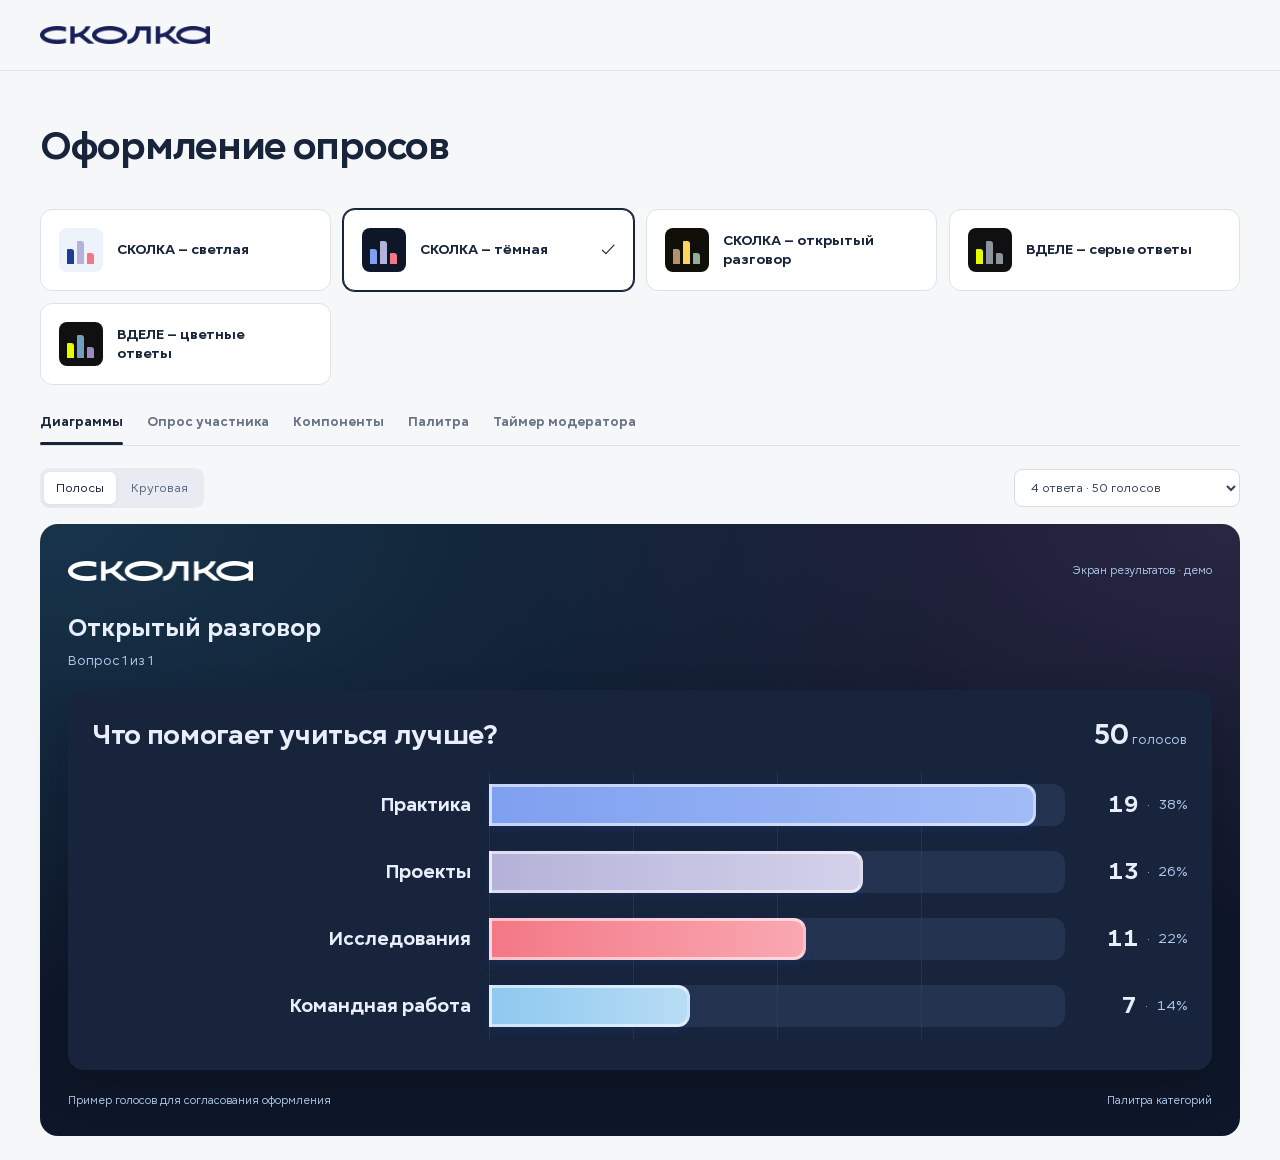
<file: index.html>
<!doctype html>
<html lang="ru">
<head>
  <meta charset="utf-8">
  <meta name="viewport" content="width=device-width,initial-scale=1">
  <meta name="description" content="Интерактивный UI Kit опросов: светлая и тёмная СКОЛКА, ВДЕЛЕ. Диаграммы, формы и компоненты.">
  <meta name="color-scheme" content="light">
  <title>СКОЛКА · UI Kit опросов</title>
  <link rel="stylesheet" href="./styles.css?v=0.11">
  <script src="./echarts.min.js" defer></script>
  <script src="./app.js?v=0.10" defer></script>
</head>
<body>
  <a class="skip" href="#workspace">Перейти к примерам</a>
  <header class="kit-header"><a class="kit-brand" href="./"><img src="./logo-skolca.png" alt="СКОЛКА"></a></header>
  <main class="kit-main">
    <div class="intro"><h1>Оформление опросов</h1></div>
    <div id="themes" class="theme-list" aria-label="Темы оформления"></div>
    <nav class="kit-nav" aria-label="Разделы UI Kit"><button type="button" data-view="diagrams">Диаграммы</button><button type="button" data-view="participant">Опрос участника</button><button type="button" data-view="components">Компоненты</button><button type="button" data-view="tokens">Палитра</button><a class="timer-reference-link" href="./timer.html">Таймер модератора</a></nav>
    <section id="workspace" class="workspace" aria-label="Примеры интерфейса"></section>

  </main>
  <dialog id="theme-dialog" class="theme-dialog" aria-labelledby="theme-dialog-title"></dialog>
  <div id="toast" class="toast" role="status" aria-live="polite"></div>
</body>
</html>
</file>
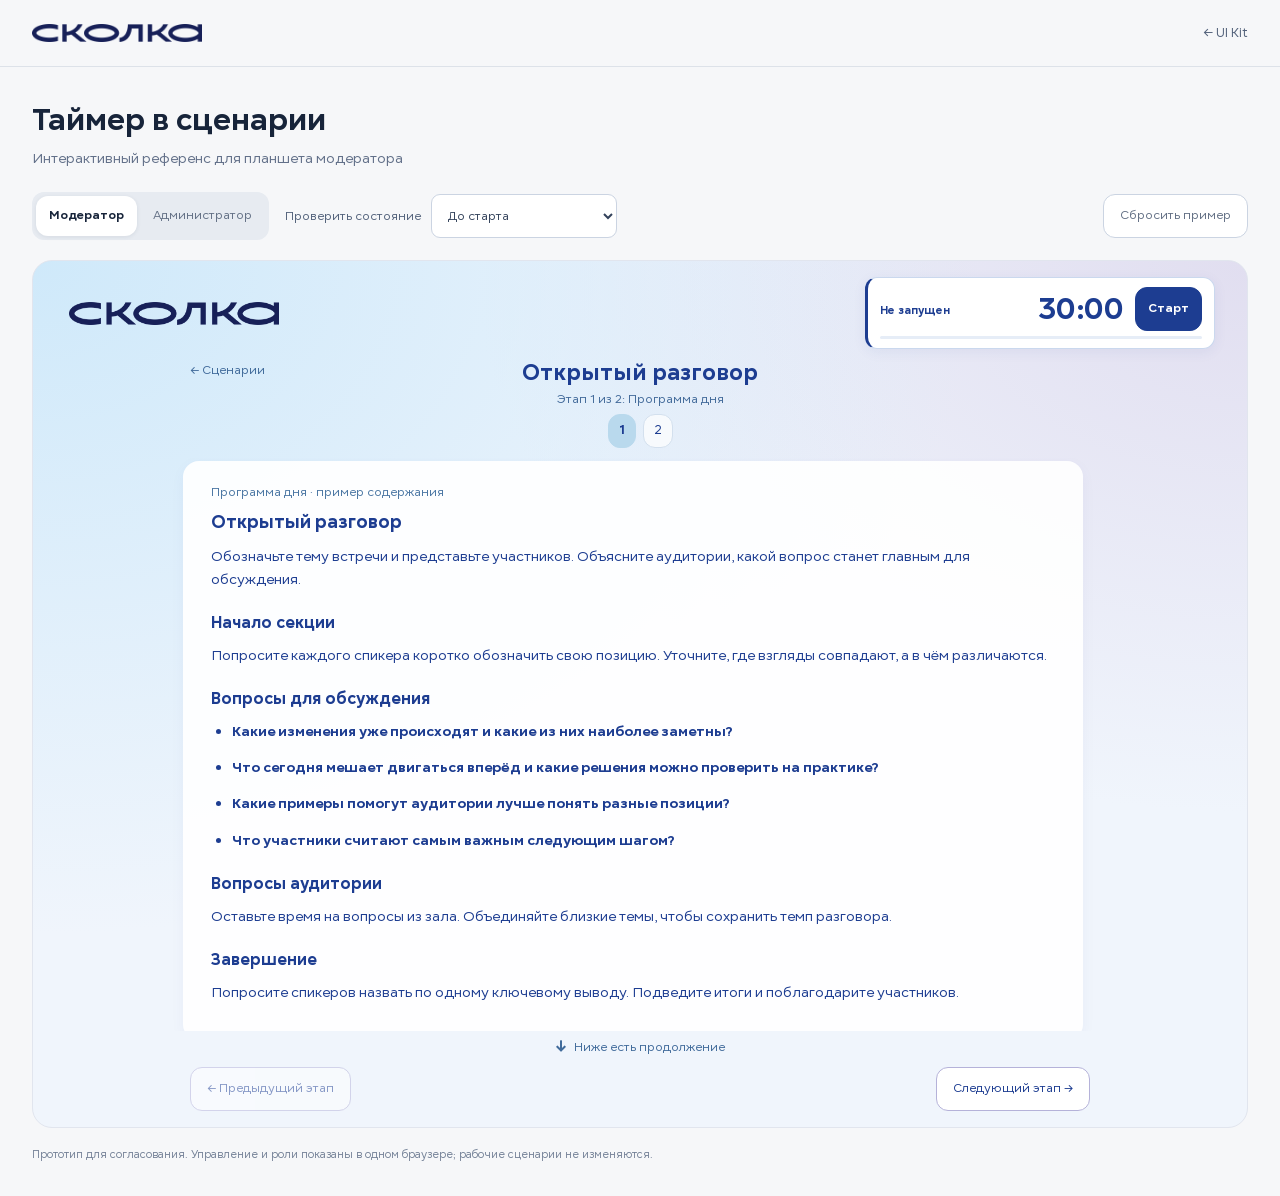
<file: timer.html>
<!doctype html>
<html lang="ru"><head><meta charset="utf-8"><meta name="viewport" content="width=device-width,initial-scale=1"><title>Таймер в сценарии · СКОЛКА</title><link rel="stylesheet" href="./timer.css?v=7"><script src="./timer.js?v=7" defer></script></head>
<body>
<header class="reference-header"><a href="./"><img src="./logo-skolca.png" alt="СКОЛКА"></a><a class="back-kit" href="./">← UI Kit</a></header>
<main class="reference-main">
<div class="reference-title"><h1>Таймер в сценарии</h1><p>Интерактивный референс для планшета модератора</p></div>
<div class="reference-controls"><div class="role-switch" aria-label="Посмотреть роль"><button type="button" data-role="moderator" aria-pressed="true">Модератор</button><button type="button" data-role="admin" aria-pressed="false">Администратор</button></div><label>Проверить состояние<select id="preview-state"><option value="idle">До старта</option><option value="running">Идёт отсчёт</option><option value="half">Половина сессии</option><option value="warning">Пора подводить итоги</option><option value="overrun">Время вышло · +02:15</option><option value="paused">Пауза</option></select></label><button type="button" class="reset-demo" id="reset-demo">Сбросить пример</button></div>
<div class="reference-layout" id="layout">
<section id="moderator-screen" class="scenario-frame" aria-label="Пример экрана сценария">
<div class="scenario-top"><img src="./logo-skolca.png" alt="СКОЛКА"><div class="timer-sticky"><section class="timer-card" id="timer-card" data-tone="normal" aria-label="Таймер секции">
<div class="timer-top"><div class="timer-heading"><span class="timer-eyebrow">Секция</span><h3 id="session-name">Открытый разговор</h3><span class="timer-status" id="timer-status">Не запущен</span></div><div class="time-group"><span class="time-caption" id="time-caption">Длительность</span><span class="time-value" id="time-value" role="timer" aria-live="off">30:00</span></div><div class="start-wrap" id="start-wrap"><button class="primary" type="button" id="start-timer">Старт</button></div></div>
<div class="timer-meta"><span id="timer-context">Начните отсчёт в момент начала секции</span><span id="duration-caption">План: 30 мин</span></div><div class="timer-progress" role="progressbar" aria-label="Прошло времени секции" aria-valuemin="0" aria-valuemax="100" aria-valuenow="0"><span id="progress-fill"></span></div>
<div class="timer-actions" id="timer-actions" hidden><button type="button" id="pause-timer">Пауза</button><button type="button" id="add-time">+5 минут</button><button type="button" class="finish" id="finish-timer">Завершить</button></div>
<div class="timer-notice" id="timer-notice" hidden><span class="notice-symbol" id="notice-symbol" aria-hidden="true">i</span><div><strong id="notice-title"></strong><p id="notice-text"></p></div><button type="button" id="close-notice" aria-label="Закрыть уведомление">×</button></div>
</section></div></div>
<div class="scenario-heading"><a class="scenario-back" href="./">← Сценарии</a><h2>Открытый разговор</h2><p id="stage-caption">Этап 1 из 2: Программа дня</p><nav class="stage-switch" aria-label="Этапы сценария"><button type="button" data-stage="1" aria-label="Программа дня" aria-current="step">1</button><button type="button" data-stage="2" aria-label="Саммери">2</button></nav></div>

<div class="script-scroll" id="script-scroll" role="region" aria-label="Текст сценария" tabindex="0"><article class="script-card" id="script-card"></article></div>
<div class="scroll-hint" id="scroll-hint" hidden><span aria-hidden="true">↓</span> Ниже есть продолжение</div>
<div class="stage-navigation"><button type="button" id="previous-stage" disabled>← Предыдущий этап</button><button type="button" id="next-stage">Следующий этап →</button></div>
</section>
<aside class="settings-card" id="settings-card" hidden><h2>Настройки в админке</h2><form id="timer-settings"><label>Название секции<input id="section-input" value="Открытый разговор" maxlength="80" required></label><label>Длительность, мин<input id="duration-input" type="number" value="30" min="1" max="1440" step="1" required></label><label class="check-label"><input id="half-input" type="checkbox" checked>Уведомить на половине</label><label class="check-label"><input id="warning-input" type="checkbox" checked>Напомнить о завершении</label><label>Предупредить за, мин<input id="warning-minutes" type="number" value="5" min="0.5" step="0.5" required></label><button class="primary" type="submit">Сохранить настройки</button><p class="settings-help">Длительность и предупреждения задаются до старта. Во время сессии можно добавить 5 минут.</p><p class="form-error" id="settings-error" role="status"></p></form></aside>
</div>
<p class="reference-foot">Прототип для согласования. Управление и роли показаны в одном браузере; рабочие сценарии не изменяются.</p>
</main><div id="announcement" class="sr-only" role="status" aria-live="polite"></div><div id="timer-toast" class="toast" role="status"></div>
</body></html>
</file>
<file: styles.css>
@font-face{font-family:Gogh;src:url('./Gogh-Regular.ttf') format('truetype');font-style:normal;font-weight:400;font-display:swap}
@font-face{font-family:Gogh;src:url('./Gogh-Bold.ttf') format('truetype');font-style:normal;font-weight:700;font-display:swap}
:root{font-family:Gogh,Arial,sans-serif;color:#17243a;background:#f6f7f9;font-synthesis:none}*{box-sizing:border-box}body{margin:0}button,input,textarea,select{font:inherit}button,select,label[for]{cursor:pointer}button:disabled{cursor:not-allowed}button:focus-visible,input:focus-visible,textarea:focus-visible,select:focus-visible,a:focus-visible{outline:3px solid #528ee0;outline-offset:4px}button{transition:background .15s,transform .15s,border-color .15s}a{color:inherit}.skip{position:absolute;left:16px;top:-80px;background:#fff;padding:12px;z-index:5}.skip:focus{top:12px}.kit-header{max-width:1280px;margin:auto;padding:26px 40px;border-bottom:1px solid #dfe3e9;display:flex;justify-content:space-between;align-items:center;gap:20px}.kit-brand{display:flex;align-items:center;gap:18px;font-weight:700;font-size:24px;text-decoration:none;letter-spacing:-1px}.kit-brand span{font-size:10px;font-weight:400;letter-spacing:1.5px;padding-left:18px;border-left:1px solid #cdd3dc}.version{font:12px/1.4 Arial,sans-serif;color:#596477;display:flex;align-items:center;gap:8px}.version-dot{width:5px;height:5px;background:#a3acb8;border-radius:50%}.kit-main{max-width:1280px;padding:44px 40px 24px;margin:auto}.intro{display:flex;justify-content:space-between;align-items:flex-end;gap:20px;margin-bottom:28px}.eyebrow{font:11px/1.4 Arial,sans-serif;letter-spacing:1.6px;text-transform:uppercase;color:#657185}h1{font-size:38px;letter-spacing:-1.3px;line-height:1.15;margin:10px 0 12px}.intro p{font-size:14px;line-height:1.6;color:#637085;margin:0;max-width:620px}.intro-date{font:11px Arial,sans-serif;color:#697386;white-space:nowrap;margin-bottom:5px}.theme-list{display:grid;grid-template-columns:repeat(3,minmax(0,1fr));gap:12px;margin-bottom:28px}.theme-pick{background:#fff;border:1px solid #dde2e9;border-radius:12px;padding:17px 18px;display:flex;align-items:center;gap:14px;position:relative;text-align:left;color:#17243a;min-height:82px}.theme-pick[aria-pressed=true]{border-color:#17243a;box-shadow:0 0 0 1px #17243a}.theme-pick .theme-sample{width:44px;height:44px;border-radius:8px;display:flex;gap:3px;align-items:flex-end;padding:8px;flex:none}.theme-sample i{display:block;width:7px;border-radius:1px 3px 0 0}.theme-pick strong{font-size:14px;display:block;margin-bottom:4px}.theme-pick small{font:11px/1.4 Arial,sans-serif;color:#687589;display:block}.theme-tick{margin-left:auto;font-size:16px}.kit-nav{display:flex;gap:24px;overflow-x:auto;border-bottom:1px solid #dce1e8;margin-bottom:22px;scrollbar-width:thin}.kit-nav button{border:0;background:none;padding:0 0 14px;color:#677386;font-size:13px;font-weight:700;white-space:nowrap;position:relative}.kit-nav button[aria-current=page]{color:#17243a}.kit-nav button[aria-current=page]:after{content:'';position:absolute;height:3px;left:0;right:0;bottom:0;background:#17243a;border-radius:2px}.workspace{min-height:600px}.toolbar{display:flex;align-items:center;justify-content:space-between;gap:16px;flex-wrap:wrap;margin-bottom:16px}.toolbar-group{display:flex;gap:10px;align-items:center;flex-wrap:wrap}.segmented{display:flex;background:#e8ecf2;border-radius:9px;padding:4px;gap:3px}.segmented button{font-size:12px;color:#5a677b;border:0;border-radius:6px;padding:8px 12px;background:none}.segmented button[aria-pressed=true]{background:#fff;color:#17243a;box-shadow:0 1px 4px #17243a12}.kit-select{font-size:12px;background:#fff;border:1px solid #d5dce6;border-radius:8px;padding:9px 12px;color:#33425b;max-width:100%}.kit-caption{font:11px/1.5 Arial,sans-serif;color:#69768b}.stage{background:var(--page);color:var(--text);border-radius:18px;padding:28px;min-height:570px;font-family:Gogh,Arial,sans-serif;position:relative}.product-top{display:flex;justify-content:space-between;align-items:center;gap:16px;margin-bottom:23px}.product-top img{width:185px;height:38px;object-fit:contain;object-position:left}.product-top img.school-white{width:185px;height:45px}.vdele-logo{font-size:29px;font-weight:700;letter-spacing:-1px;line-height:1.1}.product-top small{font-size:11px;color:var(--muted)}.session-title{font-size:24px;font-weight:700;line-height:1.25;margin:0 0 9px}.question-position{font-size:13px;color:var(--muted);margin:0 0 20px}.product-card{background:var(--card);border-radius:16px;padding:25px;box-shadow:0 18px 40px var(--card-shadow);min-width:0}.result-head{display:flex;justify-content:space-between;align-items:baseline;gap:16px;margin-bottom:22px;flex-wrap:wrap}.result-head h2{font-size:27px;font-weight:700;line-height:1.25;margin:0;letter-spacing:-.35px}.votes-total{font-size:13px;white-space:nowrap;color:var(--muted)}.votes-total b{font-size:28px;color:var(--text)}.bars{display:grid;gap:25px;padding:8px 0 18px}.bar-row{display:grid;grid-template-columns:minmax(0,.95fr) minmax(85px,1.45fr) 104px;align-items:center;gap:18px}.bar-label{font-size:19px;line-height:1.22;text-align:right;font-weight:700;overflow-wrap:anywhere}.leader-label{display:block;font-size:9px;text-transform:uppercase;letter-spacing:1px;margin-top:4px}.bar-track{height:42px;background:var(--track);border-radius:0 12px 12px 0;position:relative}.bar-track:before{content:'';position:absolute;inset:-12px 0;background:repeating-linear-gradient(to right,var(--grid) 0,var(--grid) 1px,transparent 1px,transparent 25%);opacity:.5;pointer-events:none}.bar-fill{height:100%;background:linear-gradient(90deg,var(--start),var(--end));border:3px solid rgba(255,255,255,.55);border-radius:0 12px 12px 0;position:relative;box-shadow:0 3px 10px var(--bar-shadow)}.bar-fill[data-zero=true]{border:0;box-shadow:none}.bar-value{display:flex;justify-content:flex-end;align-items:center;gap:8px;font-size:23px;font-weight:700;font-variant-numeric:tabular-nums;white-space:nowrap;line-height:1.3}.bar-value small{font-size:14px;font-weight:400;color:var(--muted)}.bar-value small:before{content:'·';padding-right:8px}.stage-foot{display:flex;gap:16px;justify-content:space-between;flex-wrap:wrap;font-size:11px;color:var(--muted);margin-top:23px}.radial-frame{display:grid;grid-template-columns:minmax(0,1fr) minmax(180px,.38fr);gap:16px;align-items:stretch}.radial-frame .result-head{margin-bottom:6px}.radial-chart{height:350px;width:100%}.legend-panel{padding:22px;display:flex;flex-direction:column;gap:22px}.legend-sort{display:flex;justify-content:flex-end;align-items:center;gap:10px;font-size:12px;color:var(--muted);margin-bottom:3px}.legend-sort input{accent-color:var(--primary);width:16px;height:16px}.legend-list{display:grid;gap:26px}.legend-row{display:grid;grid-template-columns:16px minmax(0,1fr) auto;gap:9px;align-items:center}.legend-dot{width:15px;height:15px;background:var(--swatch);border-radius:50%}.legend-name{font-size:18px;font-weight:700;overflow-wrap:anywhere}.legend-number{font-size:23px;font-weight:700;white-space:nowrap;font-variant-numeric:tabular-nums}.legend-number span{font-size:16px;font-weight:400;color:var(--muted);margin-left:7px}.empty{height:300px;display:flex;flex-direction:column;align-items:center;justify-content:center;gap:10px;color:var(--muted);text-align:center}.empty b{font-size:22px;color:var(--text)}.participant-wrap{max-width:670px;margin:0 auto}.participant-wrap .session-title{font-size:24px}.progress-track{height:6px;border-radius:4px;background:var(--track);margin:0 0 8px}.progress-fill{height:100%;width:50%;background:var(--primary);border-radius:4px}.question-title{font-size:24px;line-height:1.35;margin:0 0 7px;font-weight:700}.question-hint{font-size:14px;line-height:1.5;color:var(--muted);margin:0 0 22px}.answer-list{display:grid;gap:10px}.answer-option{display:flex;align-items:flex-start;gap:12px;padding:15px 16px;border:1px solid var(--border);background:var(--card);border-radius:16px;color:var(--text);line-height:1.5;font-size:15px;cursor:pointer}.answer-option:has(input:checked){background:var(--selected);border-color:var(--primary);box-shadow:0 0 0 1px var(--primary)}.answer-option input{margin:4px 0 0;width:18px;height:18px;accent-color:var(--primary);flex:none}.form-actions{display:flex;justify-content:space-between;gap:16px;margin-top:20px}.p-button{padding:12px 18px;font-size:14px;border-radius:16px;border:1px solid var(--border);color:var(--text);background:var(--card);line-height:1.5}.p-button:hover:not(:disabled){background:var(--selected)}.p-button.primary{background:var(--primary);color:var(--on-primary);border-color:var(--primary);box-shadow:0 4px 10px var(--button-shadow)}.p-button.primary:hover:not(:disabled){filter:brightness(.94)}.p-button:disabled{opacity:.45;box-shadow:none}.p-button:focus-visible,.answer-option:focus-within{outline:3px solid var(--focus);outline-offset:3px}.success-card{text-align:center;padding:58px 25px}.success-symbol{display:inline-flex;align-items:center;justify-content:center;width:54px;height:54px;border-radius:50%;background:var(--selected);color:var(--primary);font-size:28px;margin-bottom:10px}.success-card h2{font-size:27px;margin:10px 0}.success-card p{font-size:15px;color:var(--muted);margin-bottom:25px}.component-grid{display:grid;grid-template-columns:1fr 1fr;gap:18px}.component-card h2{font-size:20px;margin:0 0 20px}.component-row{display:flex;align-items:center;gap:12px;flex-wrap:wrap;margin:14px 0}.component-label{font-size:12px;color:var(--muted);margin-bottom:10px}.product-field{display:block;width:100%;border:1px solid var(--border);background:var(--card);color:var(--text);padding:12px 14px;border-radius:12px;line-height:1.4}.product-field::placeholder{color:var(--muted)}.product-field:focus{outline:3px solid var(--focus);outline-offset:2px}.field-label{display:block;font-size:13px;color:var(--text);margin-bottom:8px}.field-error{border-color:var(--error)}.error-message{font-size:12px;color:var(--error);margin:7px 0 0}.notice{font-size:14px;line-height:1.5;padding:15px 16px;background:var(--selected);border-radius:12px;margin:12px 0;color:var(--text)}.notice.error{border-left:3px solid var(--error)}.sample-checkbox{display:flex;gap:10px;align-items:center;font-size:14px;line-height:1.4}.sample-checkbox input{width:18px;height:18px;accent-color:var(--primary)}.component-card textarea{resize:vertical;min-height:80px}.editor-demo{background:radial-gradient(ellipse at 0 0,#dfeefa,transparent 65%),#eff4fb;padding:28px;border-radius:18px;color:#1d3d91}.editor-demo h2{font-size:27px;line-height:1.3;margin:0}.editor-header{display:flex;justify-content:space-between;gap:20px;align-items:center;margin-bottom:18px}.editor-badge{font:11px Arial,sans-serif;background:#fff;color:#68748b;padding:7px 10px;border-radius:5px}.editor-actions{display:flex;gap:10px;flex-wrap:wrap;margin:18px 0 24px}.editor-actions button{font-size:13px;padding:11px 15px;background:#fff;border:1px solid #c4c9dd;border-radius:13px;color:#1d3d91}.editor-actions .save{background:#1d3d91;color:#fff;border-color:#1d3d91}.editor-actions .publish{background:#0086cd;color:#fff;border-color:#0086cd}.editor-fields{padding:23px;background:#ffffffdf;border-radius:16px;margin-bottom:20px}.editor-fields label{font-size:13px;display:block;margin-bottom:16px}.editor-fields input,.editor-fields select,.editor-fields textarea{display:block;width:100%;margin-top:8px;background:#fff;border:1px solid #d4d9e5;padding:12px 14px;border-radius:12px;color:#1d3d91;font-size:14px}.editor-fields textarea{min-height:60px;resize:vertical}.editor-appearance{border:1px solid #b9cbe5}.editor-block-title{display:flex;justify-content:space-between;align-items:center;gap:12px;margin-bottom:20px}.editor-block-title h3{font-size:21px;margin:0}.new-label{font:10px Arial,sans-serif;padding:5px 7px;background:#e8f1fd;color:#365b9b;border-radius:4px;letter-spacing:.5px}.editor-select-row{display:grid;grid-template-columns:minmax(0,1fr) auto;gap:12px;align-items:end}.editor-select-row label{margin-bottom:0}.editor-select-row button{border-radius:12px;border:1px solid #b8c4dc;background:#fff;color:#1d3d91;font-size:13px;padding:13px 15px}.editor-help{color:#55759a;font-size:12px;line-height:1.5;margin:8px 0 0}.editor-question-header{font-size:23px;margin:26px 0 18px}.editor-field-pair{display:grid;grid-template-columns:1fr 1fr;gap:16px}.editor-fields summary{font-size:14px;cursor:pointer;font-weight:700}.editor-mini-chart{height:250px;margin-top:16px}.token-layout{display:grid;grid-template-columns:1fr 1fr;gap:18px}.spec-box{background:#fff;border:1px solid #dce2eb;border-radius:12px;padding:24px;min-width:0}.spec-box h2{font-size:20px;margin:0 0 18px}.spec-box p{font:13px/1.65 Arial,sans-serif;color:#627086}.palette-grid{display:grid;grid-template-columns:repeat(3,1fr);gap:18px 12px}.color-chip{height:40px;border-radius:7px;background:var(--chip);border:1px solid #0000000d;margin-bottom:7px}.color-name{font-size:11px;color:#59677c}.color-code{font:12px/1.5 ui-monospace,monospace;color:#26364c;margin:3px 0}.spec-table{width:100%;font:12px/1.4 Arial,sans-serif;border-collapse:collapse}.spec-table th{font-weight:400;color:#627086}.spec-table td,.spec-table th{padding:11px 0;border-bottom:1px solid #e8ebf0;text-align:left}.spec-table td:last-child{text-align:right;font-variant-numeric:tabular-nums}.spec-list{font:13px/1.7 Arial,sans-serif;color:#526178;padding-left:18px}.pass{color:#21634c}.warn{color:#94601a}.kit-button{border:1px solid #cad2df;background:#fff;border-radius:8px;padding:10px 14px;color:#26364c;font-size:12px;text-decoration:none;display:inline-block}.kit-button:hover{background:#f1f4f8}.token-code{font:11px/1.6 ui-monospace,monospace;background:#f3f5f8;padding:14px;border-radius:8px;overflow:auto;max-height:280px;white-space:pre}.kit-footer{margin-top:24px;display:flex;justify-content:space-between;gap:16px;font:11px/1.6 Arial,sans-serif;color:#778194}.toast{position:fixed;bottom:24px;left:50%;transform:translate(-50%,15px);background:#15253e;color:#fff;border-radius:10px;max-width:calc(100% - 32px);padding:12px 20px;font-size:13px;box-shadow:0 8px 30px #0002;opacity:0;pointer-events:none;transition:opacity .15s,transform .15s;z-index:10}.toast.show{opacity:1;transform:translate(-50%,0)}.theme-dialog{width:min(560px,calc(100% - 30px));border:1px solid #d7dee8;border-radius:18px;padding:28px;color:#1d2c42;background:#fff;max-height:calc(100dvh - 40px);overflow:auto}.theme-dialog::backdrop{background:#0d1c356b}.dialog-header{display:flex;justify-content:space-between;align-items:center;gap:18px}.dialog-header h2{font-size:24px;margin:0 0 8px}.dialog-close{background:none;border:0;font-size:25px;color:#5b6d87;padding:5px}.dialog-note{font:12px/1.6 Arial,sans-serif;color:#66748b;margin-bottom:20px}.theme-dialog .dialog-field{font-size:13px;display:block;margin:15px 0}.dialog-field input:not([type=color]),.dialog-field select{display:block;width:100%;padding:11px 12px;border:1px solid #cdd5e2;border-radius:8px;margin-top:8px;color:#253951;background:#fff}.color-fields{display:grid;grid-template-columns:1fr 1fr;gap:0 18px}.color-edit{display:flex;align-items:center;gap:10px;margin-top:8px}.color-edit input{height:32px;width:40px;padding:0;border:0;background:none}.color-edit code{font:12px ui-monospace,monospace}.dialog-actions{display:flex;justify-content:flex-end;gap:10px;margin-top:22px}.dialog-actions button{padding:11px 16px;border:1px solid #ccd5e2;background:#fff;border-radius:10px;font-size:13px;color:#263a54}.dialog-actions button[type=submit]{background:#1d3d91;border-color:#1d3d91;color:#fff}.dialog-contrast{font:12px/1.5 Arial,sans-serif;padding:12px;background:#f3f6fa;border-radius:8px}.custom-theme .theme-sample{background:#e8ecf3}.layout-note{font:12px/1.5 Arial,sans-serif;color:#637185;margin:16px 0 0}.noscript-note{padding:20px}.preview-status{font-size:11px;color:var(--muted)}
@media(min-width:1450px){.kit-header,.kit-main{max-width:1380px}}
@media(max-width:900px){.kit-header{padding:22px 24px}.kit-main{padding:30px 24px 20px}.kit-nav{gap:19px}.theme-pick{padding:14px 12px;gap:10px}.theme-pick small{font-size:10px}.theme-sample{width:38px!important;height:38px!important}.radial-frame{grid-template-columns:minmax(0,1fr) 190px}.result-head h2{font-size:24px}.bar-row{grid-template-columns:minmax(0,.85fr) minmax(80px,1.4fr) 88px;gap:13px}.bar-label{font-size:17px}.bar-value{font-size:21px;gap:5px}.bar-value small{font-size:13px}.bar-value small:before{padding-right:5px}.stage{padding:22px}.token-layout{grid-template-columns:1fr}.legend-name{font-size:17px}.legend-number{font-size:20px}.legend-number span{font-size:14px}}
@media(max-width:650px){.kit-header{padding:18px 18px}.kit-brand{font-size:21px;gap:12px}.kit-brand span{font-size:9px;padding-left:12px}.version{font-size:10px;max-width:100px;text-align:right;display:block;line-height:1.5}.version-dot{display:none}.kit-main{padding:25px 16px 18px}.intro{margin-bottom:23px}.intro h1{font-size:30px}.intro p{font-size:13px}.intro-date{display:none}.theme-list{grid-template-columns:1fr;gap:8px;margin-bottom:24px}.theme-pick{min-height:64px;padding:11px 14px}.theme-pick strong{font-size:13px;margin-bottom:2px}.theme-pick small{font-size:11px}.theme-pick .theme-sample{width:36px!important;height:36px!important;padding:6px}.kit-nav{gap:20px;margin-bottom:17px}.kit-nav button{font-size:12px}.toolbar{gap:12px}.segmented{width:100%}.segmented button{flex:1;padding:8px 6px}.toolbar-group{width:100%}.kit-select{width:100%}.stage{padding:17px 14px;border-radius:13px;min-height:550px}.product-top{margin-bottom:21px}.product-top img,.product-top img.school-white{width:150px;height:33px}.product-top small{max-width:110px;text-align:right;font-size:10px}.session-title{font-size:20px}.product-card{padding:19px 16px}.result-head h2{font-size:22px}.votes-total b{font-size:25px}.radial-frame{grid-template-columns:1fr;gap:14px}.radial-chart{height:300px}.legend-list{gap:17px}.legend-number{font-size:21px}.legend-name{font-size:18px}.legend-panel{padding:19px 16px}.bar-row{grid-template-columns:minmax(0,1fr) 89px;gap:10px 12px}.bar-label{grid-column:1/-1;text-align:left;font-size:17px}.bar-track{height:35px}.bar-fill{border-width:2px}.bar-value{font-size:21px}.bars{gap:24px}.stage-foot{font-size:10px;gap:8px;margin-top:20px}.component-grid{grid-template-columns:1fr}.participant-wrap .session-title{font-size:20px}.question-title{font-size:21px}.answer-option{font-size:14px;padding:13px 12px;gap:10px}.p-button{padding:11px 14px;font-size:13px}.editor-demo{padding:18px 14px}.editor-header{align-items:flex-start}.editor-demo h2{font-size:23px}.editor-badge{font-size:9px;max-width:110px;line-height:1.5}.editor-fields{padding:19px 15px}.editor-select-row{grid-template-columns:1fr}.editor-select-row button{justify-self:start}.editor-field-pair{grid-template-columns:1fr;gap:0}.editor-actions{gap:7px}.editor-actions button{font-size:11px;padding:10px 11px}.editor-actions .publish{display:none}.spec-box{padding:20px 17px}.palette-grid{grid-template-columns:repeat(2,1fr)}.kit-footer{flex-direction:column;gap:5px}.color-fields{grid-template-columns:1fr}.theme-dialog{padding:22px}.legend-row{gap:9px}.component-card .product-field{font-size:16px}}
@media(prefers-reduced-motion:reduce){*{transition:none!important;animation:none!important}}

.kit-brand img{display:block;width:170px;height:auto}.product-top img.school-white{filter:brightness(0) invert(1);height:38px}.theme-pick strong{margin-bottom:0}

.stage[data-conversation=true] .session-title{color:var(--title)}.product-top img.people-vdele-logo{width:132px;height:53px;object-position:right;flex:none}.stage[data-conversation=true]>.stage-foot{background:#110f0a;border-radius:6px;padding:8px 10px}
@media(max-width:650px){.product-top img.people-vdele-logo{width:100px;height:40px}.stage[data-conversation=true] .product-top img.school-white{width:125px}}

.kit-nav a.timer-reference-link{font-size:13px;font-weight:700;text-decoration:none;white-space:nowrap;color:#677386;padding:0 0 14px;line-height:normal}@media(max-width:650px){.kit-nav a.timer-reference-link{font-size:12px}}
</file>
<file: timer.css>
@font-face{font-family:Gogh;src:url('./Gogh-Regular.ttf') format('truetype');font-weight:400;font-display:swap}@font-face{font-family:Gogh;src:url('./Gogh-Bold.ttf') format('truetype');font-weight:700;font-display:swap}
:root{font-family:Gogh,Arial,sans-serif;color:#1d3d91;background:#f6f7f9;font-synthesis:none}*{box-sizing:border-box}body{margin:0}button,input,select{font:inherit}button,select{cursor:pointer}button{border:1px solid #b5b2d9;border-radius:12px;background:#fff;color:#1d3d91;padding:11px 16px;line-height:1.3;min-height:44px}button:hover:not(:disabled){background:#edf5ff}button:disabled{opacity:.5;cursor:not-allowed}button:focus-visible,input:focus-visible,select:focus-visible,a:focus-visible{outline:3px solid #0086cd;outline-offset:4px}a{color:inherit}button.primary{background:#1d3d91;color:white;border-color:#1d3d91;font-weight:700}.primary:hover:not(:disabled){background:#294b9d}button[hidden],[hidden]{display:none!important}.reference-header{max-width:1360px;margin:auto;padding:24px 32px;display:flex;justify-content:space-between;align-items:center;border-bottom:1px solid #dde2e9}.reference-header img{width:170px;display:block}.back-kit{font-size:13px;text-decoration:none;color:#53627b}.reference-main{max-width:1360px;margin:auto;padding:32px}.reference-title h1{font-size:30px;margin:0 0 8px;color:#17243a}.reference-title p{font-size:14px;color:#627089;margin:0}.reference-controls{display:flex;gap:16px;align-items:center;flex-wrap:wrap;margin:24px 0 20px;color:#53627b}.reference-controls label{display:flex;align-items:center;gap:10px;font-size:12px}.reference-controls select{border:1px solid #cbd4e2;border-radius:9px;padding:10px 12px;background:white;color:#33425b;min-height:44px;max-width:100%}.role-switch{display:flex;padding:4px;background:#e7ebf1;border-radius:12px;gap:3px}.role-switch button{border:0;background:none;font-size:12px;min-height:40px;padding:9px 13px;color:#637085}.role-switch button[aria-pressed=true]{background:#fff;box-shadow:0 1px 4px #152b4a16;color:#17243a;font-weight:700}.reset-demo{font-size:12px;margin-left:auto;color:#637085;border-color:#cbd4e2}.reference-layout{display:grid;grid-template-columns:minmax(0,1fr);gap:20px;align-items:start}.reference-layout.admin-view{grid-template-columns:minmax(0,1fr) 285px}.scenario-frame{background:radial-gradient(ellipse at 0 0,#cfe9fa 0,transparent 55%),radial-gradient(ellipse at 100% 0,#e1def0 0,transparent 45%),#f0f5fc;border:1px solid #e1e5ee;border-radius:20px;padding:24px 32px 28px;min-width:0}.scenario-top{display:flex;align-items:center;justify-content:space-between;gap:16px;margin-bottom:22px}.scenario-top img{width:210px;height:36px;object-fit:contain;object-position:left}.scenario-top>span{font-size:11px;color:#64769a}.scenario-heading{text-align:center;position:relative;margin:0 auto 18px;max-width:900px}.scenario-back{position:absolute;top:2px;left:0;font-size:12px;color:#416b9b;text-decoration:none}.scenario-heading h2{font-size:27px;line-height:1.25;margin:0 0 7px}.scenario-heading p{font-size:14px;margin:0 0 10px;color:#426a9a}.stage-switch{display:flex;justify-content:center;gap:7px}.stage-switch button{padding:6px 10px;border-color:#d3e0ee;min-height:34px;font-size:13px;border-radius:12px;background:#ffffffb3}.stage-switch button[aria-current]{background:#b9d9ed;border-color:#b9d9ed;font-weight:700}.timer-sticky{position:sticky;top:12px;z-index:2;max-width:900px;margin:0 auto 18px}.timer-card{--timer-fg:#1d3d91;--timer-soft:#eaf2fc;background:#fff;color:var(--timer-fg);border:1px solid #cad8ee;border-left:5px solid var(--timer-fg);border-radius:16px;padding:20px 22px;box-shadow:0 8px 28px #1d3d9118}.timer-card[data-tone=warning]{--timer-fg:#795000;--timer-soft:#fff1c7;border-color:#d8b564;background:#fffdf6}.timer-card[data-tone=overrun]{--timer-fg:#a12636;--timer-soft:#ffe3e7;border-color:#e4a2aa;background:#fff9fa}.timer-card[data-tone=paused],.timer-card[data-tone=ended]{--timer-fg:#58677c;--timer-soft:#edf0f4;border-color:#c6d0dc}.timer-top{display:flex;align-items:center;gap:24px}.timer-heading{flex:1;min-width:0}.timer-eyebrow{display:block;font-size:11px;color:#64748d;margin-bottom:5px}.timer-heading h3{font-size:17px;line-height:1.3;margin:0 0 8px;overflow-wrap:anywhere;color:#1d3d91}.timer-status{font-size:11px;font-weight:700;padding:4px 8px;border-radius:6px;display:inline-block;background:var(--timer-soft);color:var(--timer-fg)}.time-group{display:flex;flex-direction:column;align-items:flex-end;flex:none}.time-caption{font-size:11px;margin-bottom:3px}.time-value{font-size:46px;font-weight:700;line-height:1;white-space:nowrap;font-variant-numeric:tabular-nums;letter-spacing:-1px}.start-wrap{flex:none}.start-wrap button{font-size:15px;padding:13px 21px}.timer-meta{display:flex;justify-content:space-between;gap:12px;flex-wrap:wrap;color:#63748f;font-size:11px;line-height:1.5;margin:16px 0 9px}.timer-progress{height:5px;background:#e6edf7;border-radius:6px;overflow:hidden}.timer-progress span{display:block;width:0;height:100%;background:var(--timer-fg);border-radius:6px}.timer-actions{display:flex;gap:9px;flex-wrap:wrap;margin-top:15px}.timer-actions button{font-size:12px;padding:9px 13px;min-height:42px}.timer-actions .finish{margin-left:auto;border-color:#b5b2d9}.timer-notice{display:grid;grid-template-columns:26px minmax(0,1fr) 32px;align-items:start;gap:10px;background:var(--timer-soft);border-radius:10px;padding:14px;margin-top:15px;line-height:1.4}.notice-symbol{width:23px;height:23px;display:flex;align-items:center;justify-content:center;border:1.5px solid currentColor;border-radius:50%;font-size:14px;font-weight:700}.timer-notice strong{font-size:14px;display:block}.timer-notice p{font-size:12px;margin:5px 0 0}.timer-notice button{min-height:32px;width:32px;padding:0;border:0;background:none;font-size:23px;color:inherit}.script-card{max-width:900px;margin:auto;background:#ffffffed;border-radius:16px;padding:35px 40px;box-shadow:0 18px 40px #1d3d9112;font-size:16px;line-height:1.65;min-height:570px}.script-card h3{font-size:20px;line-height:1.35;margin:0 0 16px}.script-card h4{font-size:16px;margin:24px 0 8px}.script-card p{margin:0 0 16px}.script-card ul{padding-left:21px;margin:0 0 20px}.script-card li{margin-bottom:14px}.script-card .script-label{font-size:12px;color:#4a76a3;margin-bottom:7px}.stage-navigation{max-width:900px;margin:20px auto 0;display:flex;justify-content:space-between;gap:12px}.stage-navigation button{font-size:12px}.settings-card{background:#fff;border:1px solid #dce2eb;border-radius:16px;padding:22px;position:sticky;top:12px;color:#273b58}.settings-card h2{font-size:18px;margin:0 0 20px}.settings-card label:not(.check-label){display:block;font-size:12px;margin-bottom:17px;line-height:1.5}.settings-card input:not([type=checkbox]){display:block;width:100%;border:1px solid #c8d3e3;border-radius:9px;padding:10px 11px;color:#273b58;margin-top:7px;min-height:44px;background:#fff}.settings-card .check-label{display:flex;align-items:flex-start;gap:8px;font-size:12px;line-height:1.5;margin:0 0 16px}.check-label input{accent-color:#1d3d91;width:16px;height:16px;margin:1px 0 0;flex:none}.settings-card button{font-size:12px;width:100%;margin-top:2px}.settings-help{font-size:11px;line-height:1.6;color:#69778c;margin:14px 0 0}.form-error{font-size:12px;color:#a12636;margin:12px 0 0;line-height:1.5}.reference-foot{font-size:11px;color:#738096;line-height:1.6;margin:18px 0 0}.toast{position:fixed;bottom:24px;left:50%;transform:translateX(-50%);background:#17243a;color:#fff;border-radius:10px;padding:12px 18px;font-size:13px;z-index:5;max-width:calc(100% - 32px);box-shadow:0 6px 24px #17243a30}.toast:empty{display:none}.sr-only{position:absolute;width:1px;height:1px;padding:0;margin:-1px;overflow:hidden;clip:rect(0,0,0,0);white-space:nowrap;border:0}
@media(max-width:1100px){.reference-layout.admin-view{grid-template-columns:1fr}.settings-card{position:static}.settings-card form{display:grid;grid-template-columns:1fr 1fr;gap:0 20px}.settings-card .settings-help,.settings-card .form-error{grid-column:1/-1}.scenario-back{position:static;display:block;text-align:left;margin-bottom:15px}}@media(max-width:650px){.reference-header{padding:18px}.reference-header img{width:145px}.reference-main{padding:24px 14px}.reference-title h1{font-size:26px}.reference-title p{font-size:12px}.reference-controls{gap:12px}.role-switch{width:100%}.role-switch button{flex:1}.reference-controls label{display:grid;grid-template-columns:1fr;gap:6px;width:100%}.reference-controls select{width:100%;font-size:13px}.reset-demo{margin-left:0}.scenario-frame{padding:18px 12px 20px;border-radius:14px}.scenario-top img{width:155px;height:26px}.scenario-top>span{font-size:10px}.scenario-heading h2{font-size:23px}.scenario-heading p{font-size:12px}.timer-card{padding:16px 13px;border-left-width:4px}.timer-top{gap:12px;flex-wrap:wrap}.timer-heading{min-width:130px}.timer-heading h3{font-size:15px}.time-value{font-size:39px}.start-wrap{width:100%}.start-wrap button{width:100%}.timer-actions .finish{margin-left:0}.timer-meta{font-size:10px}.timer-notice{padding:11px;gap:8px;grid-template-columns:23px minmax(0,1fr) 28px}.timer-notice strong{font-size:13px}.script-card{padding:25px 20px;font-size:15px}.script-card h3{font-size:19px}.stage-navigation{gap:8px}.stage-navigation button{font-size:11px;padding:10px}.settings-card{padding:20px}.settings-card form{display:block}.timer-sticky{top:6px}}@media(prefers-reduced-motion:reduce){*{scroll-behavior:auto!important}}

/* Compact timer in the scenario header; script retains its full reading width. */
.scenario-frame{overflow:visible}.scenario-top{position:sticky;top:0;z-index:3;min-height:84px;padding:10px 0;margin-bottom:14px;background:transparent;border-radius:0;backdrop-filter:none}
.scenario-top>img{margin-left:12px}.timer-sticky{position:relative;top:auto;margin:0 8px 0 auto;width:350px;max-width:calc(100% - 225px);flex:none}
.timer-card{position:relative;border-left-width:3px;border-radius:12px;padding:9px 12px;box-shadow:0 3px 14px #1d3d9110}.timer-top{gap:12px;flex-wrap:nowrap;min-height:44px}.timer-heading{min-width:0}.timer-eyebrow,.timer-heading h3,.time-caption,.timer-meta{display:none}.timer-status{background:none;padding:0;font-size:11px;line-height:1.3;max-width:115px}.time-value{font-size:30px;letter-spacing:-.5px}.time-group{margin-left:auto}.start-wrap{width:auto}.start-wrap button{min-height:44px;padding:9px 12px;font-size:12px;width:auto}.timer-progress{height:3px;margin-top:5px}.timer-actions{margin-top:8px;gap:5px}.timer-actions button{padding:6px 9px;min-height:44px;font-size:11px}.timer-notice{position:absolute;right:0;top:calc(100% + 8px);width:320px;max-width:calc(100vw - 60px);margin:0;padding:12px;grid-template-columns:20px minmax(0,1fr) 32px;gap:8px;border:1px solid currentColor;box-shadow:0 5px 18px #1d3d911a;background:#f1f5fc}.timer-card[data-tone=warning] .timer-notice{background:#fff5d9}.timer-card[data-tone=overrun] .timer-notice{background:#fff0f1}.timer-notice .notice-symbol{width:19px;height:19px;font-size:12px}.timer-notice strong{font-size:12px}.timer-notice p{font-size:11px;margin-top:4px}.timer-notice button{min-height:44px;width:32px;margin-top:-8px}.scenario-top .time-value{color:var(--timer-fg)}
@media(max-width:650px){.scenario-top{gap:10px;min-height:76px;padding:7px 0;top:0}.scenario-top>img{width:105px;height:24px;margin-left:7px}.timer-sticky{width:270px;max-width:calc(100% - 122px);margin-right:5px}.timer-card{padding:7px 8px}.timer-top{gap:6px;flex-wrap:wrap;min-height:34px}.time-value{font-size:26px}.timer-status{font-size:10px;max-width:75px}.start-wrap{width:100%}.start-wrap button{width:100%;min-height:36px;padding:6px}.timer-actions{flex-wrap:wrap}.timer-actions button{flex:1}.timer-notice{max-width:calc(100vw - 58px)}}

/* Moderator reading layout: only the script scrolls inside the scenario. */
.scenario-frame{height:calc(100dvh - 32px);min-height:520px;display:flex;flex-direction:column;padding:16px 24px;overflow:hidden}
.scenario-top{position:static;flex:none;min-height:72px;padding:0;margin:0 0 10px;align-items:flex-start}.scenario-top>img{margin-top:18px}.timer-sticky{align-self:flex-start}
.scenario-heading{flex:none;width:100%;margin:0 auto 10px}.scenario-heading h2{font-size:22px;margin-bottom:4px}.scenario-heading p{font-size:12px;margin-bottom:7px}.scenario-back{position:absolute;left:0;top:3px;margin:0}
.script-scroll{flex:1;min-height:0;overflow-y:auto;overscroll-behavior:contain;scrollbar-gutter:stable;padding:3px 6px 12px;border-radius:16px;scroll-padding-top:20px;-webkit-overflow-scrolling:touch}
.script-scroll:focus-visible{outline:2px solid #0086cd;outline-offset:-2px}.script-card{width:100%;min-height:0;font-size:14px;line-height:1.6;padding:22px 28px;box-shadow:0 4px 15px #1d3d910a}.script-card h3{font-size:18px;margin-bottom:12px}.script-card h4{font-size:16px;margin:20px 0 8px}.script-card p{margin-bottom:14px}.script-card li{margin-bottom:14px}.script-card li strong{font-weight:700}.script-card .script-label{font-size:12px;margin-bottom:8px}
.stage-navigation{flex:none;width:100%;margin:10px auto 0}
.timer-notice{position:static;top:auto;right:auto;width:100%;max-width:none;margin:7px 0 0;padding:7px 0 0;border:0;border-top:1px solid #d4deed;border-radius:0;box-shadow:none;background:transparent!important;grid-template-columns:minmax(0,1fr) 40px;gap:5px;align-items:center}.timer-notice .notice-symbol{display:none}.timer-notice strong{font-size:12px;line-height:1.4}.timer-notice p{font-size:12px;margin:2px 0 0;line-height:1.4}.timer-notice p:empty{display:none}.timer-notice button{width:40px;min-height:44px;margin:0;font-size:22px}.timer-card[data-tone=warning] .timer-notice,.timer-card[data-tone=overrun] .timer-notice{border-color:currentColor}
@media(max-width:1100px){.scenario-back{position:absolute;display:block;text-align:left;margin:0}.scenario-frame{height:calc(100dvh - 24px)}}
@media(max-width:650px){.scenario-frame{padding:12px 10px;min-height:500px}.scenario-top{min-height:66px;margin-bottom:8px}.scenario-top>img{margin-top:13px}.scenario-heading h2{font-size:20px}.scenario-heading .scenario-back{position:static;font-size:11px;margin-bottom:5px}.scenario-heading p{font-size:11px}.script-card{padding:20px 18px;font-size:14px}.script-card h3{font-size:18px}.script-card h4{font-size:16px}.script-scroll{padding:2px 0 8px}.timer-notice strong,.timer-notice p{font-size:11px}}

.scroll-hint{flex:none;text-align:center;color:#416b9b;font-size:12px;line-height:20px;padding:5px 0 0;pointer-events:none}.scroll-hint span{display:inline-block;margin-right:5px;font-size:16px;font-weight:700}
</file>
